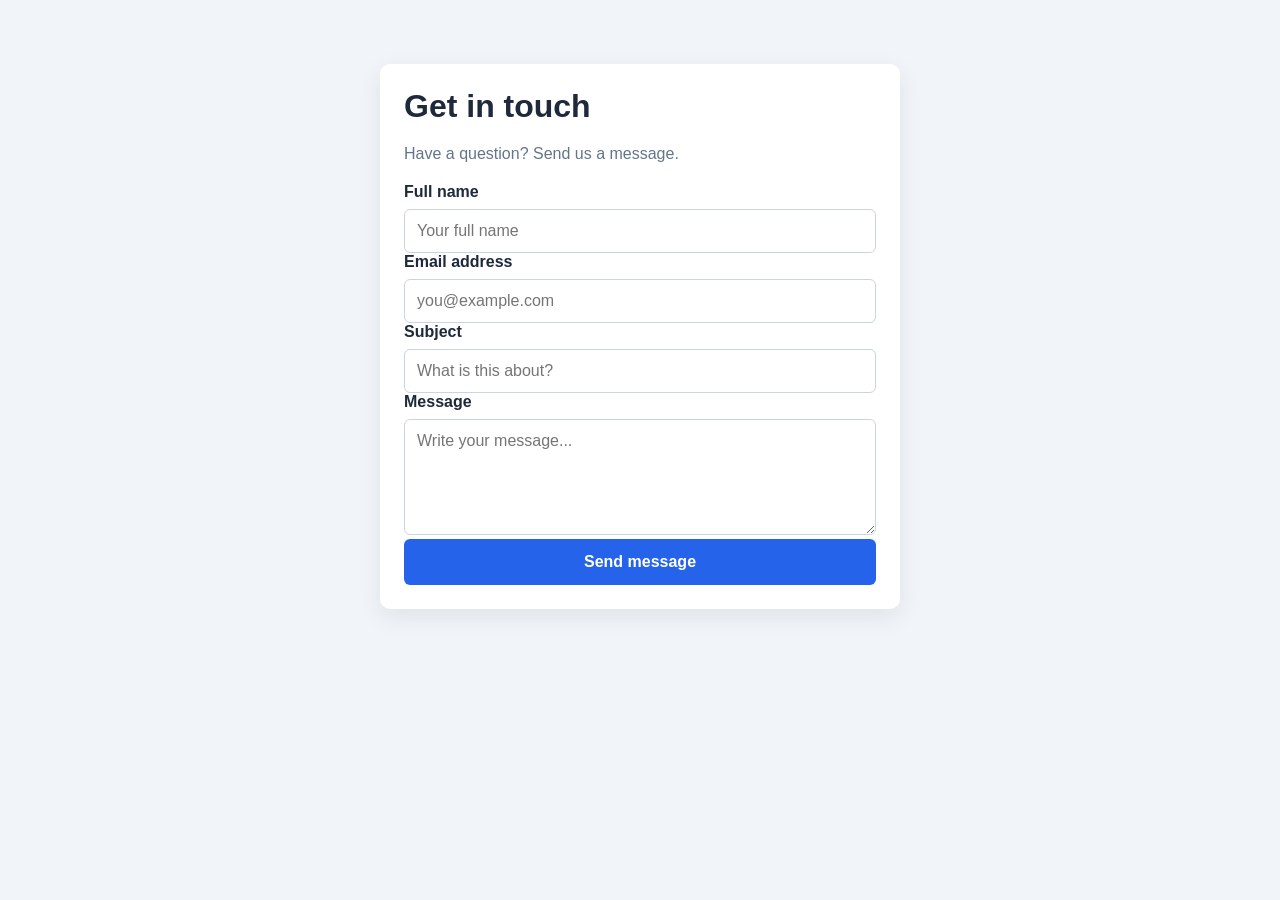
<file: html/Contact.html>
<!DOCTYPE html>
<html lang="en">
<head>
  <meta charset="UTF-8">
  <meta name="viewport" content="width=device-width, initial-scale=1.0">
  <title>Contact Form</title>
  <link rel="stylesheet" href="../css/Contact.css">
</head>
<body>

  <main class="contact-card">
    <h1>Get in touch</h1>
    <p>Have a question? Send us a message.</p>

    <form action="#" method="get">
      <label for="name">Full name</label>
      <input
        type="text"
        id="name"
        name="name"
        placeholder="Your full name"
        required
        minlength="2"
      >

      <label for="email">Email address</label>
      <input
        type="email"
        id="email"
        name="email"
        placeholder="you@example.com"
        required
      >

      <label for="subject">Subject</label>
      <input
        type="text"
        id="subject"
        name="subject"
        placeholder="What is this about?"
        required
      >

      <label for="message">Message</label>
      <textarea
        id="message"
        name="message"
        rows="5"
        placeholder="Write your message..."
        required
        minlength="10"
      ></textarea>

      <button type="submit">Send message</button>
    </form>
  </main>

</body>
</html>
</file>
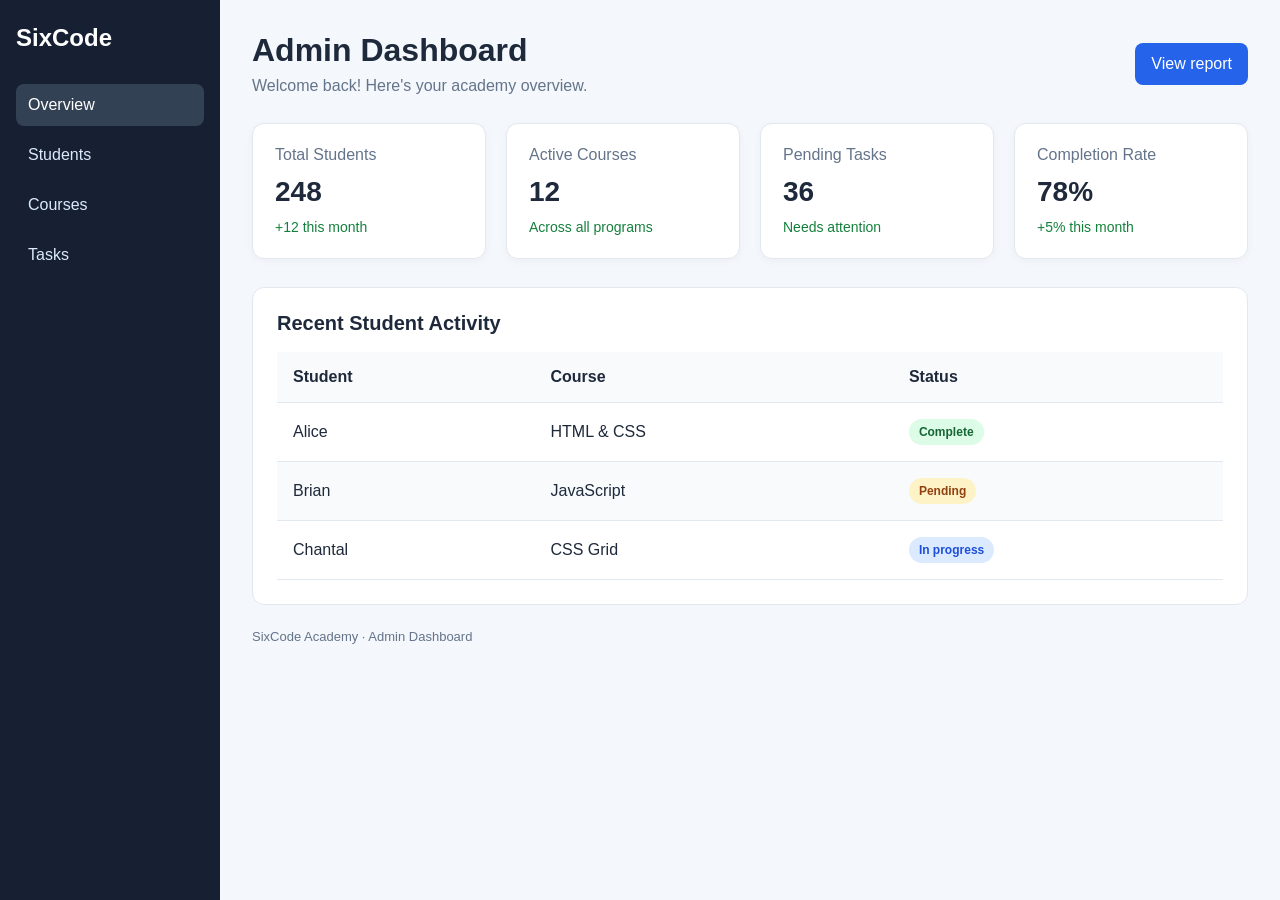
<file: html/Dashboard.html>
<!DOCTYPE html>
<html lang="en">
<head>
  <meta charset="UTF-8">
  <meta name="viewport" content="width=device-width, initial-scale=1.0">
  <title>SixCode Admin Dashboard</title>
  <link rel="stylesheet" href="../css/Dashboard.css">
</head>
<body>

  <div class="dashboard-layout">

    <aside class="sidebar">
      <h2>SixCode</h2>
      <nav aria-label="Main navigation">
        <a href="#overview" class="active">Overview</a>
        <a href="#students">Students</a>
        <a href="#courses">Courses</a>
        <a href="#tasks">Tasks</a>
      </nav>
    </aside>

    <main class="main-content" id="overview">

      <header class="topbar">
        <div>
          <h1>Admin Dashboard</h1>
          <p>Welcome back! Here's your academy overview.</p>
        </div>
        <button type="button">View report</button>
      </header>

      <section class="dashboard-cards" aria-label="Summary">
        <article class="card">
          <p>Total Students</p>
          <h2>248</h2>
          <span>+12 this month</span>
        </article>

        <article class="card">
          <p>Active Courses</p>
          <h2>12</h2>
          <span>Across all programs</span>
        </article>

        <article class="card">
          <p>Pending Tasks</p>
          <h2>36</h2>
          <span>Needs attention</span>
        </article>

        <article class="card">
          <p>Completion Rate</p>
          <h2>78%</h2>
          <span>+5% this month</span>
        </article>
      </section>

      <section class="activity-panel" id="students">
        <h2>Recent Student Activity</h2>

        <div class="table-wrapper">
          <table>
            <thead>
              <tr>
                <th scope="col">Student</th>
                <th scope="col">Course</th>
                <th scope="col">Status</th>
              </tr>
            </thead>
            <tbody>
              <tr>
                <td>Alice</td>
                <td>HTML & CSS</td>
                <td><span class="status complete">Complete</span></td>
              </tr>
              <tr>
                <td>Brian</td>
                <td>JavaScript</td>
                <td><span class="status pending">Pending</span></td>
              </tr>
              <tr>
                <td>Chantal</td>
                <td>CSS Grid</td>
                <td><span class="status progress">In progress</span></td>
              </tr>
            </tbody>
          </table>
        </div>
      </section>

      <footer>
        SixCode Academy · Admin Dashboard
      </footer>

    </main>
  </div>

</body>
</html>
</file>
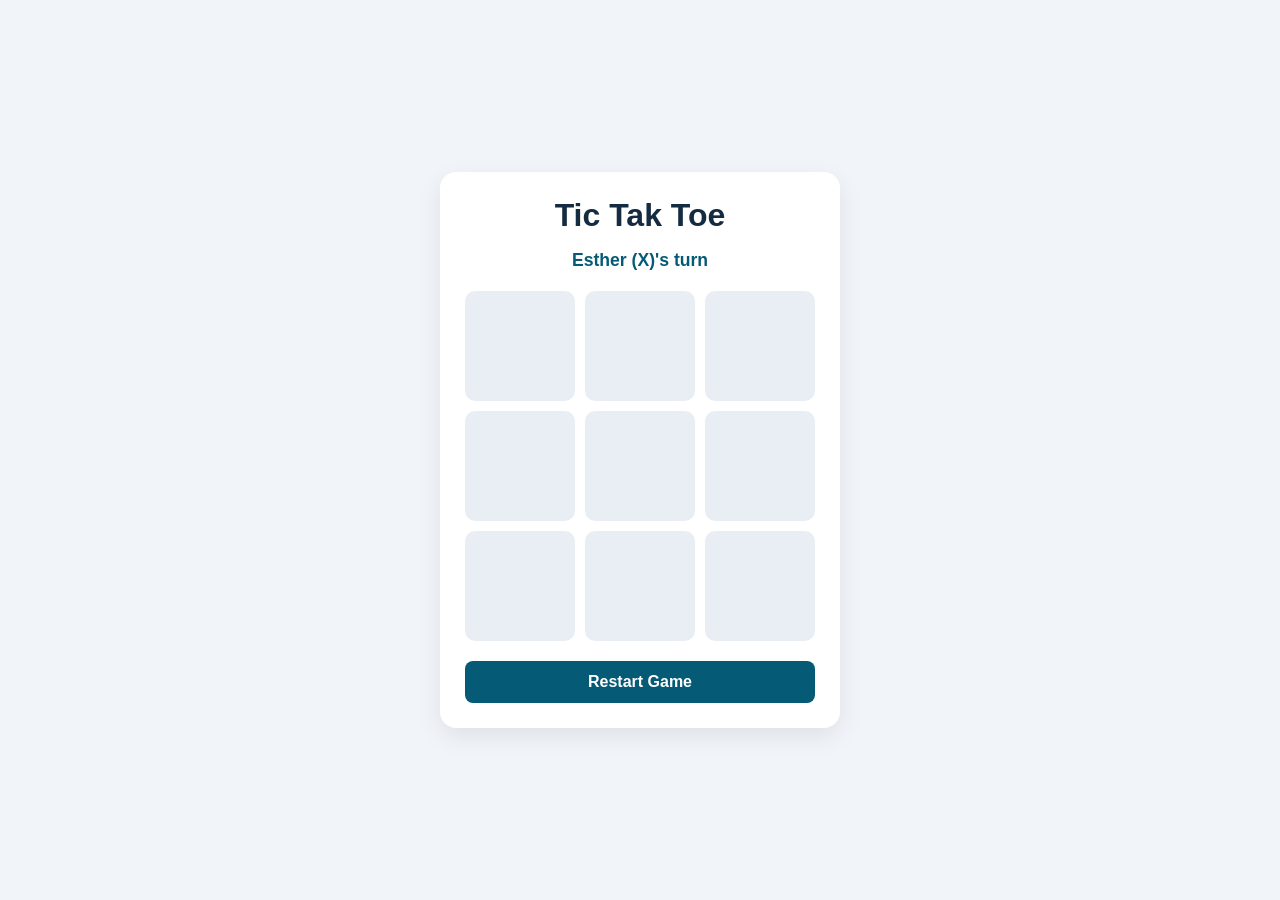
<file: html/Game.html>
<!DOCTYPE html>
<html lang="en">

<head>
    <meta charset="UTF-8">
    <meta name="viewport" content="width=device-width, initial-scale=1.0">
    <title>Game</title>
    <link rel="stylesheet" href="../css/Game.css">
</head>

<body>
    <main>
        <h1>Tic Tak Toe</h1>
        <p id="status">Player X's turn</p>
        <div>
            <button class="cell" data-index="0"></button>
            <button class="cell" data-index="1"></button>
            <button class="cell" data-index="2"></button>
            <button class="cell" data-index="3"></button>
            <button class="cell" data-index="4"></button>
            <button class="cell" data-index="5"></button>
            <button class="cell" data-index="6"></button>
            <button class="cell" data-index="7"></button>
            <button class="cell" data-index="8"></button>
        </div>
        <button id="restart-btn">Restart Game</button>
    </main>
    <script src="../javascript/Game.js"></script>
</body>
</file>
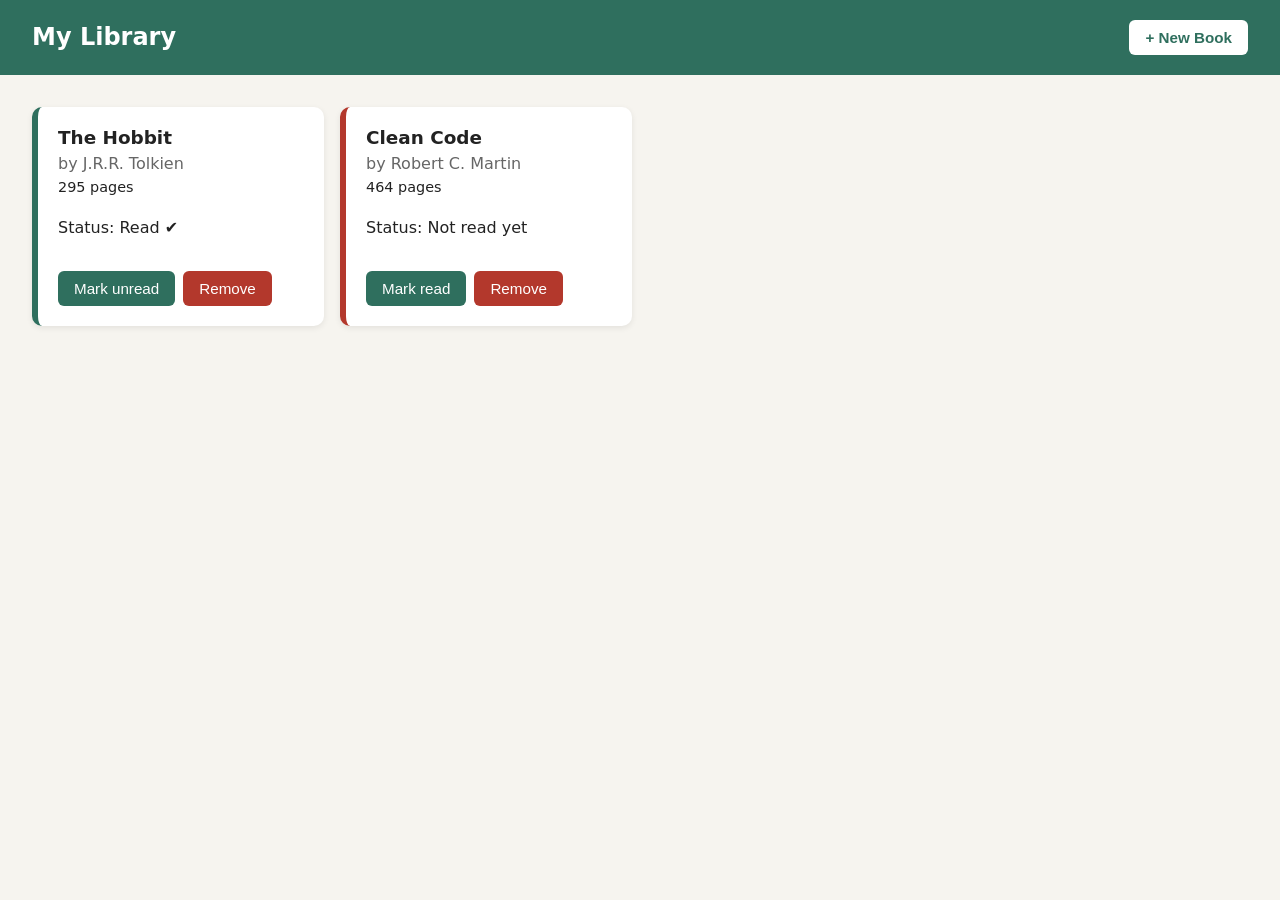
<file: html/library.html>
<!DOCTYPE html>
<html lang="en">
<head>
  <meta charset="UTF-8" />
  <meta name="viewport" content="width=device-width, initial-scale=1.0" />
  <title>My Library</title>
  <link rel="stylesheet" href="../css/library.css" />
  <script src="../javascript/Library.js" defer></script>
</head>
<body>
  <header>
    <h1>My Library</h1>
    <button id="new-book-btn" type="button">+ New Book</button>
  </header>

  <main>
    <p id="empty-message" hidden>No books yet. Add your first one!</p>
    <section id="library" class="library"></section>
  </main>

  <dialog id="book-dialog">
    <form id="book-form" method="dialog">
      <h2>Add a book</h2>

      <label for="title">Title</label>
      <input type="text" id="title" name="title" required />

      <label for="author">Author</label>
      <input type="text" id="author" name="author" required />

      <label for="pages">Pages</label>
      <input type="number" id="pages" name="pages" min="1" required />

      <label class="checkbox">
        <input type="checkbox" id="read" name="read" />
        I have read this book
      </label>

      <div class="actions">
        <button type="button" id="cancel-btn" class="secondary">Cancel</button>
        <button type="submit">Add Book</button>
      </div>
    </form>
  </dialog>
</body>
</html>
</file>
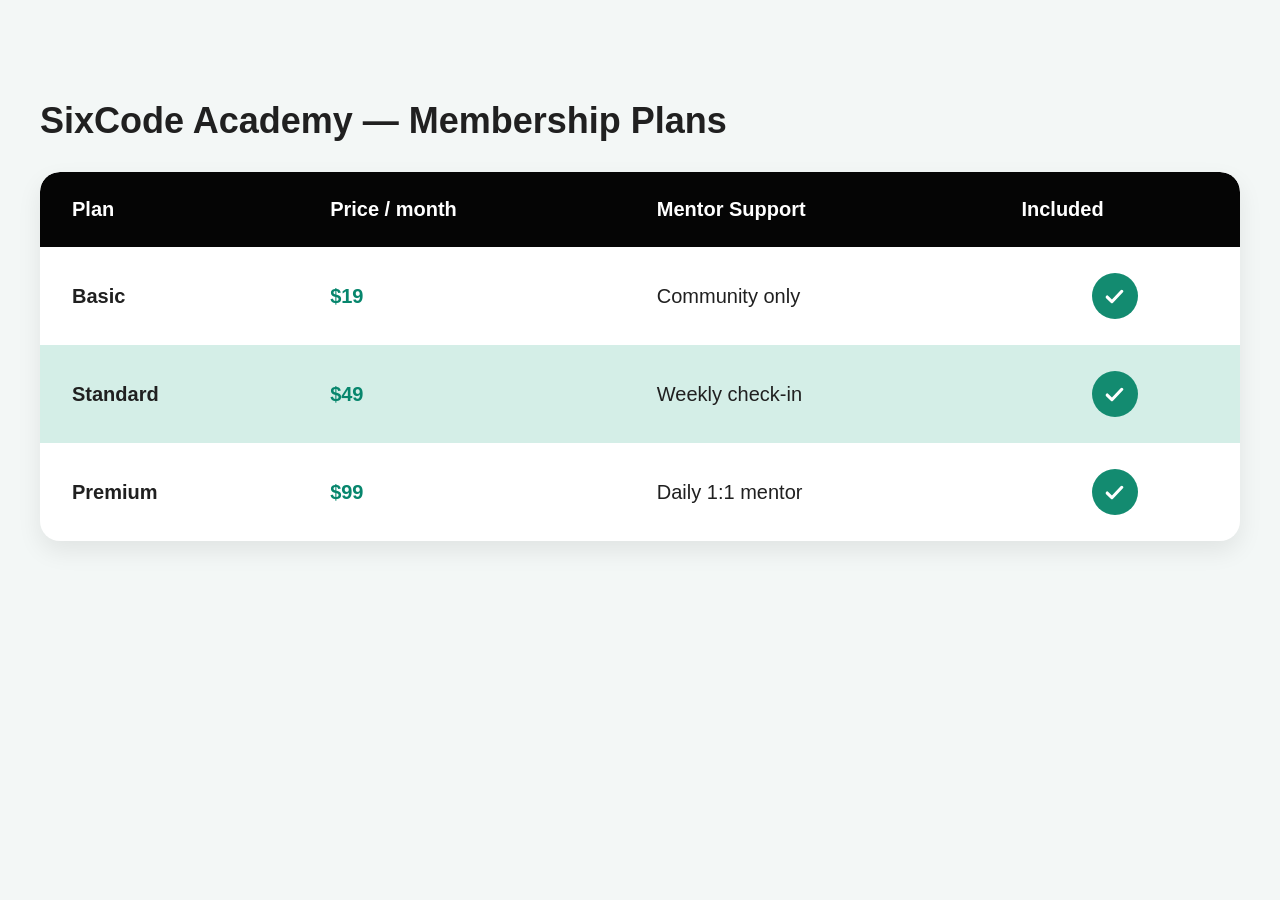
<file: html/Table.html>
<!DOCTYPE html>
<html lang="en">
<head>
  <meta charset="UTF-8">
  <meta name="viewport" content="width=device-width, initial-scale=1.0">
  <title>SixCode Academy - Membership Plans</title>
  <link rel="stylesheet" href="../css/Table.css">
</head>
<body>

  <main class="container">
    <h1>SixCode Academy — Membership Plans</h1>

    <div class="table-wrapper">
      <table class="pricing-table">
        <thead>
          <tr>
            <th scope="col">Plan</th>
            <th scope="col">Price / month</th>
            <th scope="col">Mentor Support</th>
            <th scope="col">Included</th>
          </tr>
        </thead>

        <tbody>
          <tr>
            <th scope="row">Basic</th>
            <td class="price">$19</td>
            <td>Community only</td>
            <td class="included">
              <span class="check" aria-label="Included">
                <svg viewBox="0 0 24 24" aria-hidden="true">
                  <path d="M5 12.5 9.5 17 19 7"/>
                </svg>
              </span>
            </td>
          </tr>

          <tr>
            <th scope="row">Standard</th>
            <td class="price">$49</td>
            <td>Weekly check-in</td>
            <td class="included">
              <span class="check" aria-label="Included">
                <svg viewBox="0 0 24 24" aria-hidden="true">
                  <path d="M5 12.5 9.5 17 19 7"/>
                </svg>
              </span>
            </td>
          </tr>

          <tr>
            <th scope="row">Premium</th>
            <td class="price">$99</td>
            <td>Daily 1:1 mentor</td>
            <td class="included">
              <span class="check" aria-label="Included">
                <svg viewBox="0 0 24 24" aria-hidden="true">
                  <path d="M5 12.5 9.5 17 19 7"/>
                </svg>
              </span>
            </td>
          </tr>
        </tbody>
      </table>
    </div>
  </main>

</body>
</html>
</file>
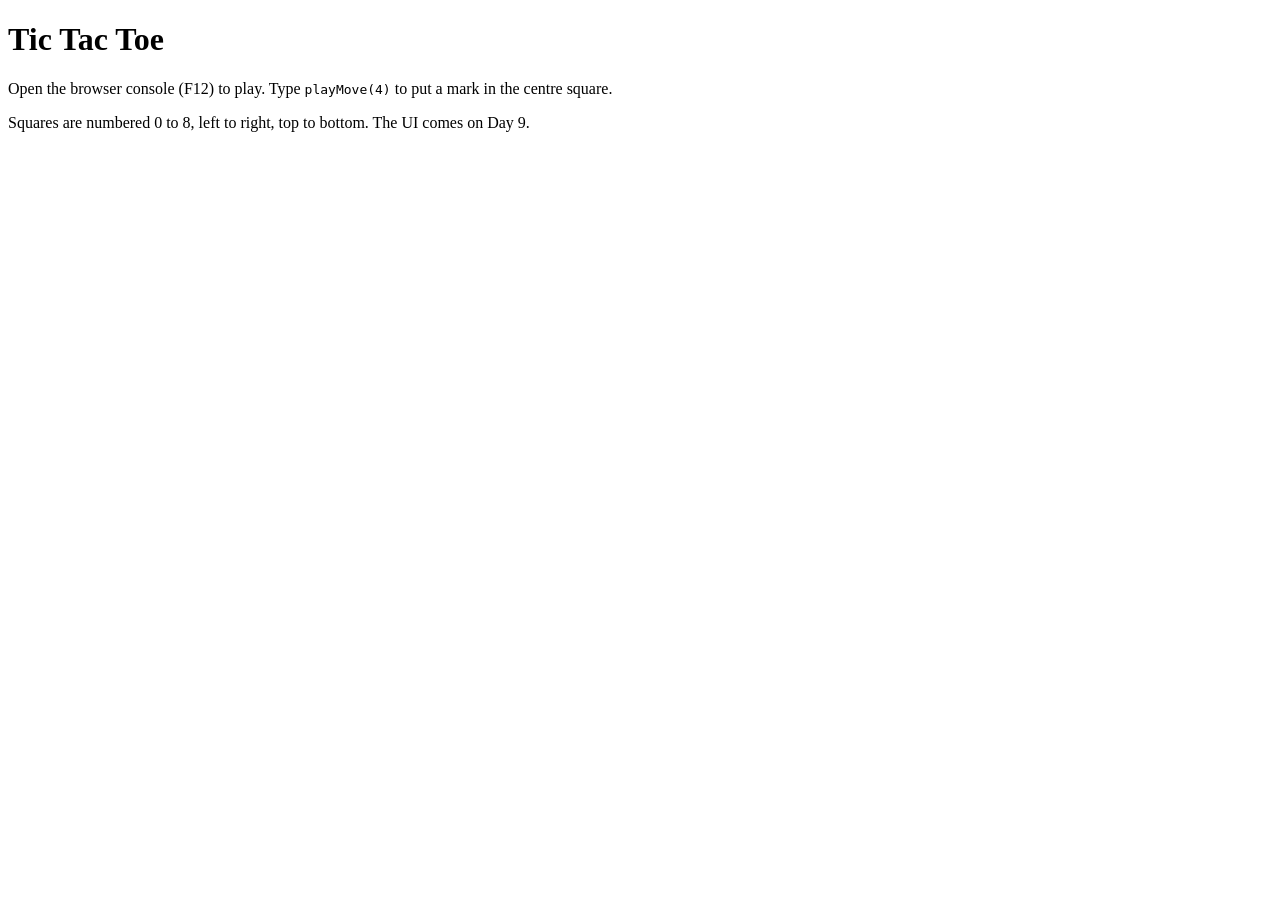
<file: html/Tictactoe.html>
<!DOCTYPE html>
<html lang="en">
<head>
  <meta charset="UTF-8" />
  <meta name="viewport" content="width=device-width, initial-scale=1.0" />
  <title>Tic Tac Toe - Day 8 </title>
  <script src="../javascript/Tictactoe.js" defer></script>
</head>
<body>
  <h1>Tic Tac Toe </h1>
  <p>Open the browser console (F12) to play. Type <code>playMove(4)</code> to put a mark in the centre square.</p>
  <p>Squares are numbered 0 to 8, left to right, top to bottom. The UI comes on Day 9.</p>
</body>
</html>
</file>
<file: css/Contact.css>
:root {
  --color-primary: #2563eb;
  --color-primary-hover: #1d4ed8;
  --color-text: #1e293b;
  --color-muted: #64748b;
  --color-border: #cbd5e1;
  --color-background: #f1f5f9;
  --color-surface: #ffffff;

  --space-sm: 8px;
  --space-md: 16px;
  --space-lg: 24px;

  --radius-md: 10px;
}


* {
  box-sizing: border-box;
}

body {
  margin: 0;
  padding: var(--space-lg);
  min-height: 100vh;
  font-family: Arial, sans-serif;
  color: var(--color-text);
  background: var(--color-background);
}


.contact-card {
  width: 100%;
  max-width: 520px;
  margin: 40px auto;
  padding: var(--space-lg);
  background: var(--color-surface);
  border-radius: var(--radius-md);
  box-shadow: 0 8px 24px rgb(15 23 42 / 8%);
}

.contact-card h1 {
  margin-top: 0;
  margin-bottom: var(--space-sm);
}

.contact-card p {
  color: var(--color-muted);
  line-height: 1.6;
}


.form-group {
  margin-bottom: var(--space-lg);
}

label {
  display: block;
  margin-bottom: var(--space-sm);
  font-weight: 600;
}

input,
textarea {
  width: 100%;
  padding: 12px;
  border: 1px solid var(--color-border);
  border-radius: 6px;
  font: inherit;
}

textarea {
  resize: vertical;
}


input:focus-visible,
textarea:focus-visible,
button:focus-visible {
  outline: 3px solid #93c5fd;
  outline-offset: 2px;
}

input:focus,
textarea:focus {
  border-color: var(--color-primary);
}


button {
  width: 100%;
  padding: 14px;
  border: none;
  border-radius: 6px;
  background: var(--color-primary);
  color: white;
  font: inherit;
  font-weight: 600;
  cursor: pointer;
  transition: background 0.2s ease;
}

button:hover {
  background: var(--color-primary-hover);
}

@media (max-width: 480px) {
  body {
    padding: var(--space-md);
  }

  .contact-card {
    margin: var(--space-md) auto;
    padding: var(--space-md);
  }
}
</file>
<file: css/Dashboard.css>
:root {
  --primary: #2563eb;
  --sidebar: #172033;
  --page-bg: #f4f7fb;
  --surface: #ffffff;
  --text: #1e293b;
  --muted: #64748b;
  --border: #e2e8f0;
  --green: #15803d;
}


* {
  box-sizing: border-box;
}

body {
  margin: 0;
  font-family: Arial, sans-serif;
  color: var(--text);
  background: var(--page-bg);
}

h1, h2, p {
  margin-top: 0;
}


.dashboard-layout {
  display: grid;
  grid-template-columns: 220px minmax(0, 1fr);
  grid-template-areas: "sidebar main";
  min-height: 100vh;
}

.sidebar {
  grid-area: sidebar;
  background: var(--sidebar);
  color: white;
  padding: 24px 16px;
}

.sidebar h2 {
  margin-bottom: 32px;
}

.sidebar nav {
  display: flex;
  flex-direction: column;
  gap: 8px;
}

.sidebar a {
  color: #dbeafe;
  text-decoration: none;
  padding: 12px;
  border-radius: 8px;
}

.sidebar a:hover,
.sidebar a.active {
  background: #334155;
  color: white;
}


.main-content {
  grid-area: main;
  min-width: 0;
  padding: 32px;
}


.topbar {
  display: flex;
  align-items: center;
  justify-content: space-between;
  gap: 16px;
  margin-bottom: 28px;
}

.topbar h1 {
  margin-bottom: 8px;
  font-size: clamp(1.5rem, 3vw, 2rem);
}

.topbar p {
  color: var(--muted);
  margin-bottom: 0;
}

button {
  border: none;
  border-radius: 8px;
  background: var(--primary);
  color: white;
  padding: 12px 16px;
  font: inherit;
  cursor: pointer;
}

button:hover {
  background: #1d4ed8;
}

.dashboard-cards {
  display: grid;
  grid-template-columns:
    repeat(auto-fit, minmax(min(100%, 200px), 1fr));
  gap: 20px;
  margin-bottom: 28px;
}

.card {
  background: var(--surface);
  padding: 22px;
  border: 1px solid var(--border);
  border-radius: 12px;
  box-shadow: 0 2px 8px rgb(15 23 42 / 4%);
}

.card p {
  color: var(--muted);
  margin-bottom: 12px;
}

.card h2 {
  font-size: 28px;
  margin-bottom: 10px;
}

.card span {
  color: var(--green);
  font-size: 14px;
}


.activity-panel {
  background: var(--surface);
  padding: 24px;
  border-radius: 12px;
  border: 1px solid var(--border);
}

.activity-panel h2 {
  font-size: 20px;
}


.table-wrapper {
  overflow-x: auto;
}

table {
  width: 100%;
  border-collapse: collapse;
  text-align: left;
}

th, td {
  padding: 16px;
  border-bottom: 1px solid var(--border);
}

th {
  background: #f8fafc;
}

tbody tr:nth-child(even) {
  background: #f8fafc;
}

tbody tr:hover {
  background: #eff6ff;
}

.status {
  display: inline-block;
  padding: 6px 10px;
  border-radius: 20px;
  font-size: 12px;
  font-weight: 700;
}

.complete {
  background: #dcfce7;
  color: #166534;
}

.pending {
  background: #fef3c7;
  color: #92400e;
}

.progress {
  background: #dbeafe;
  color: #1d4ed8;
}

footer {
  color: var(--muted);
  font-size: 13px;
  padding-top: 24px;
}


@media (max-width: 760px) {
  .dashboard-layout {
    grid-template-columns: minmax(0, 1fr);
    grid-template-areas:
      "sidebar"
      "main";
  }

  .sidebar nav {
    flex-direction: row;
    flex-wrap: wrap;
  }

  .sidebar h2 {
    margin-bottom: 16px;
  }

  .main-content {
    padding: 20px 16px;
  }

  .topbar {
    align-items: flex-start;
    flex-direction: column;
  }
}
</file>
<file: css/Game.css>
*,
*::before,
*::after {
    box-sizing: border-box;
    margin: 0;
    padding: 0;
}

body {
    min-height: 100vh;
    display: flex;
    justify-content: center;
    align-items: center;
    padding: 20px;
    font-family: Arial, sans-serif;
    background-color: #f1f5f9;
}

main {
    width: min(100%, 400px);
    padding: 25px;
    text-align: center;
    background-color: white;
    border-radius: 16px;
    box-shadow: 0 8px 25px #00000015;
}

h1 {
    margin-bottom: 16px;
    color: #142b40;
}

p {
    margin-bottom: 20px;
    font-size: 1.1rem;
    font-weight: bold;
    color: #055a76;
}

main div {
    display: grid;
    grid-template-columns: repeat(3, minmax(0, 1fr));
    gap: 10px;
    margin-bottom: 20px;
}

main div button {
    aspect-ratio: 1;
    border: none;
    border-radius: 10px;
    background-color: #e8eef3;
    font-size: clamp(2rem, 10vw, 3.5rem);
    font-weight: bold;
    color: #142b40;
    cursor: pointer;
    transition: background-color 0.2s;
}

main div button:hover:empty {
    background-color: #d5e2eb;
}

main button {
    width: 100%;
    padding: 12px 20px;
    border: none;
    border-radius: 8px;
    background-color: #055a76;
    color: white;
    font-size: 1rem;
    font-weight: bold;
    cursor: pointer;
}

main button:hover {
    background-color: #03445a;
}

main button:focus-visible,
main button:focus-visible {
    outline: 3px solid #d9a106;
    outline-offset: 3px;
}
</file>
<file: css/library.css>
:root {
  --bg: #f6f4ef;
  --card: #ffffff;
  --text: #222;
  --muted: #666;
  --accent: #2f6f5e;
  --danger: #b3382c;
  --radius: 10px;
}

* { box-sizing: border-box; }

body {
  margin: 0;
  font-family: system-ui, sans-serif;
  background: var(--bg);
  color: var(--text);
}

header {
  display: flex;
  justify-content: space-between;
  align-items: center;
  padding: 1.25rem 2rem;
  background: var(--accent);
  color: #fff;
}

h1 { margin: 0; font-size: 1.5rem; }

main { padding: 2rem; }

button {
  cursor: pointer;
  border: none;
  border-radius: 6px;
  padding: 0.55rem 1rem;
  font-size: 0.95rem;
  background: var(--accent);
  color: #fff;
}
header button { background: #fff; color: var(--accent); font-weight: 600; }
button.secondary { background: #ddd; color: var(--text); }
button.remove { background: var(--danger); }

.library {
  display: grid;
  grid-template-columns: repeat(auto-fill, minmax(240px, 1fr));
  gap: 1rem;
}

.card {
  background: var(--card);
  border-radius: var(--radius);
  padding: 1.25rem;
  box-shadow: 0 2px 6px rgb(0 0 0 / 0.08);
  display: flex;
  flex-direction: column;
  gap: 0.4rem;
  border-left: 6px solid var(--danger);
}
.card.read { border-left-color: var(--accent); }
.card h2 { margin: 0; font-size: 1.15rem; }
.card .author { color: var(--muted); margin: 0; }
.card .pages { margin: 0; font-size: 0.9rem; }
.card .buttons { display: flex; gap: 0.5rem; margin-top: 0.75rem; }

#empty-message { text-align: center; color: var(--muted); }

dialog {
  border: none;
  border-radius: var(--radius);
  padding: 1.5rem;
  width: min(92vw, 380px);
}
dialog::backdrop { background: rgb(0 0 0 / 0.45); }

form { display: flex; flex-direction: column; gap: 0.5rem; }
form h2 { margin-top: 0; }
form input[type="text"],
form input[type="number"] {
  padding: 0.5rem;
  border: 1px solid #bbb;
  border-radius: 6px;
  font-size: 1rem;
}
.checkbox { display: flex; gap: 0.5rem; align-items: center; margin-top: 0.5rem; }
.actions { display: flex; justify-content: flex-end; gap: 0.5rem; margin-top: 1rem; }
</file>
<file: css/Table.css>
/* Reset */
* {
  margin: 0;
  padding: 0;
  box-sizing: border-box;
}

body {
  font-family: Arial, Helvetica, sans-serif;
  background-color: #f3f7f6;
  color: #202020;
  padding: 60px 24px;
}

/* Main container */
.container {
  width: min(100%, 1200px);
  margin: 40px auto;
}

h1 {
  font-size: clamp(24px, 3vw, 36px);
  margin-bottom: 30px;
  font-weight: 700;
}

/* Table wrapper */
.table-wrapper {
  width: 100%;
  overflow-x: auto;
  border-radius: 20px;
  background-color: #ffffff;
  box-shadow: 0 10px 25px rgba(0, 0, 0, 0.08);
}

/* Table */
.pricing-table {
  width: 100%;
  min-width: 650px;
  border-collapse: separate;
  border-spacing: 0;
  text-align: left;
}

/* Header */
.pricing-table thead {
  background-color: #050505;
  color: #ffffff;
}

.pricing-table th,
.pricing-table td {
  padding: 26px 32px;
  font-size: 20px;
}

.pricing-table thead th {
  font-weight: 700;
}

/* Body rows */
.pricing-table tbody th {
  font-weight: 700;
}

.pricing-table .price {
  color: #07866d;
  font-weight: 700;
}

/* Alternating row color */
.pricing-table tbody tr:nth-child(even) {
  background-color: #d4eee7;
}

/* Hover effect */
.pricing-table tbody tr {
  transition: background-color 0.2s ease;
}

.pricing-table tbody tr:hover {
  background-color: #bde5d9;
}

/* Checkmark column */
.pricing-table .included {
  text-align: center;
}

.check {
  width: 46px;
  height: 46px;
  display: inline-flex;
  align-items: center;
  justify-content: center;
  background-color: #138b70;
  border-radius: 50%;
}

.check svg {
  width: 25px;
  height: 25px;
  fill: none;
  stroke: #ffffff;
  stroke-width: 3;
  stroke-linecap: round;
  stroke-linejoin: round;
}

/* Rounded table corners */
.pricing-table thead th:first-child {
  border-top-left-radius: 20px;
}

.pricing-table thead th:last-child {
  border-top-right-radius: 20px;
}

/* Responsive design */
@media (max-width: 600px) {
  body {
    padding: 24px 12px;
  }

  .container {
    margin: 20px auto;
  }

  h1 {
    font-size: 25px;
    line-height: 1.3;
  }

  .pricing-table th,
  .pricing-table td {
    padding: 20px;
    font-size: 16px;
  }
}
/* Hover effect on the checkmark */
.check {
  cursor: pointer;
  transition: transform 0.3s ease;
}

.check svg {
  transition: stroke 0.3s ease;
}

.check:hover {
  transform: scale(1.1);
}

.check:hover svg {
  stroke: #b026ff;
}
</file>
